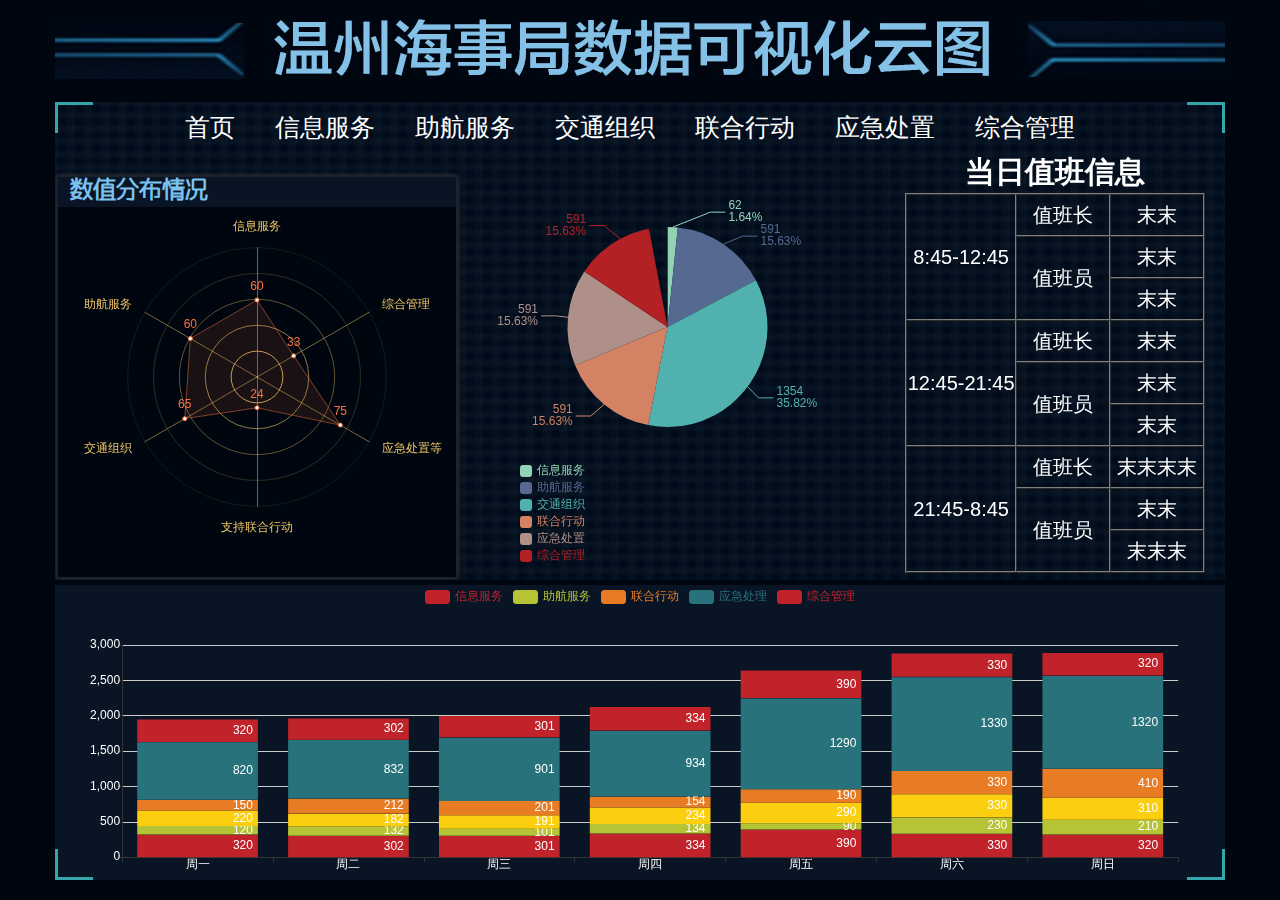
<file: index.html>
<!DOCTYPE html>
<html lang="en">
<head>
    <meta charset="UTF-8">
    <title>Title</title>
    <link rel="stylesheet" href="css/hsj.css">
    <script src="js/echarts.min.js"></script>
    <script src="js/jquery.js"></script>

</head>
<body>
    <div class="header"></div>
    <div class="row">
        <div class="col2">
            <div class="mod1">
                <div class="bg_left"></div>
                <div class="bg_right"></div>
                <div class="md1">
                    <a href="#" onclick="shouye()"><span>首页</span></a>
                    <a href="#" onclick="xinxifuwu()"><span>信息服务</span></a>
                    <a href="#" onclick="zhuhangfuwu()"><span>助航服务</span></a>
                    <a href="#" onclick="jiaotongzuz()"><span>交通组织</span></a>
                    <a href="#" onclick="zhichilianhexingdong()"><span>联合行动</span></a>
                    <a href="#" onclick="yingjichuzhideng()"><span>应急处置</span></a>
                    <a href="#" onclick="zongheguanli()"><span>综合管理</span></a>
                </div>
                <div class="md2" id="leidatu">
                    <div  class="tit font3">数值分布情况</div>
                    <div id="top_left" class="m1"></div>
                </div>
                <div class="md5" id="bingtu">
                    <div  class="tit font3">数据可视化占比</div>
                    <div id="center_left" class="m1"></div>
                    <div id="center_center" class="m1"> </div>
                    <div id="center_right" class="m1"> </div>
                </div>
                <div class="md4" id="top_bing">
                </div>
                <div class="zhiban">
                    <table border="1" cellpadding="2" cellspacing="0">
                        <colgroup ><b style=" font-size: 30px; ">当日值班信息</b></colgroup>
                        <tr>
                            <td  rowspan="3">8:45-12:45</td>
                            <td>值班长</td>      <td>末末</td>

                        </tr>
                        <tr>

                            <td rowspan="2">值班员</td>
                            <td>末末</td>

                        </tr>
                        <tr>

                            <td>末末</td>

                        </tr>
                        <tr>
                            <td  rowspan="3">12:45-21:45</td>
                            <td>值班长</td>      <td>末末</td>

                        </tr>
                        <tr>

                            <td rowspan="2">值班员</td>
                            <td>末末</td>

                        </tr>
                        <tr>

                            <td>末末</td>

                        </tr><tr>
                        <td rowspan="3"> 21:45-8:45</td>
                        <td>值班长</td>      <td>末末末末</td>

                    </tr>
                        <tr>

                            <td rowspan="2">值班员</td>
                            <td>末末</td>

                        </tr>
                        <tr>

                            <td>末末末</td>

                        </tr>

                    </table>
                </div>
            </div>
            <div class="mod2">
                <div class="bg_left"></div>
                <div class="bg_right"></div>
                <div id="bottom" class="md1"></div>
            </div>
        </div>
    </div>
    <script type="text/javascript" src="js/hsj.js"></script>
</body>
</html>
</file>
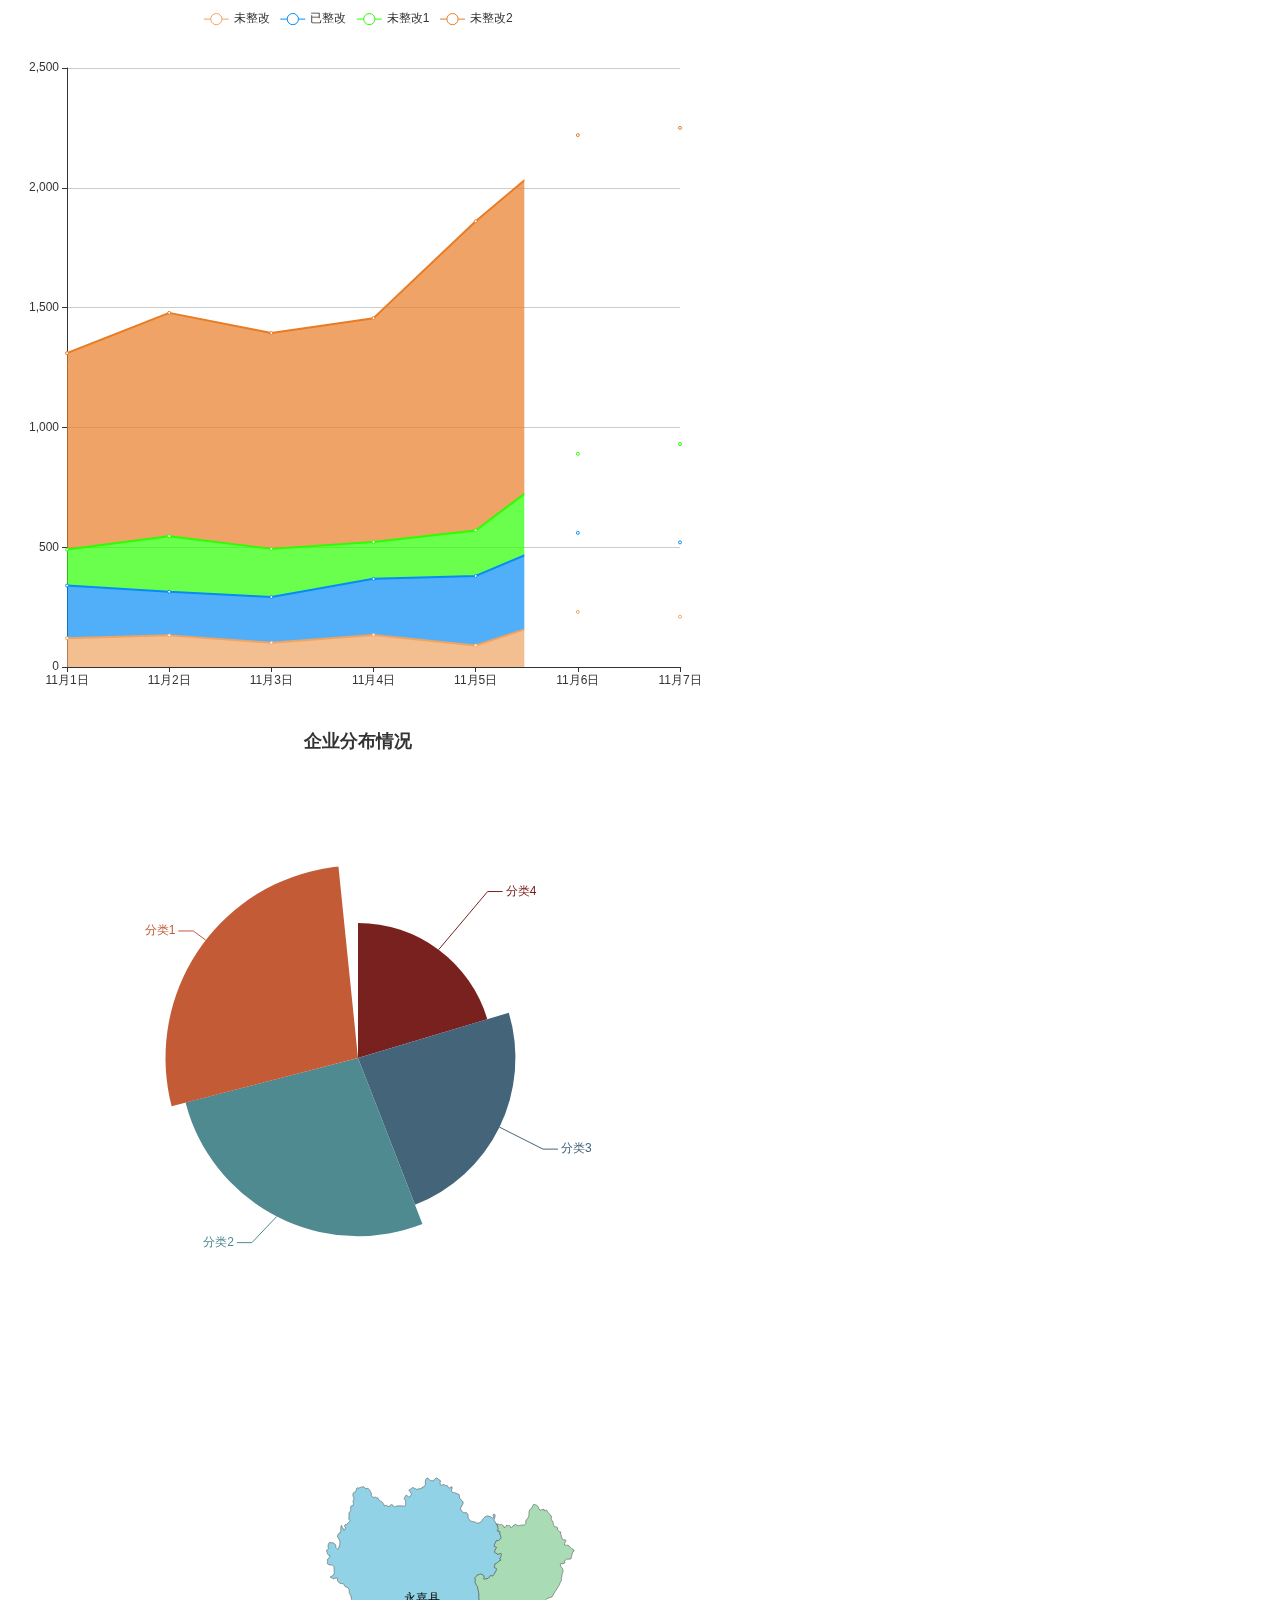
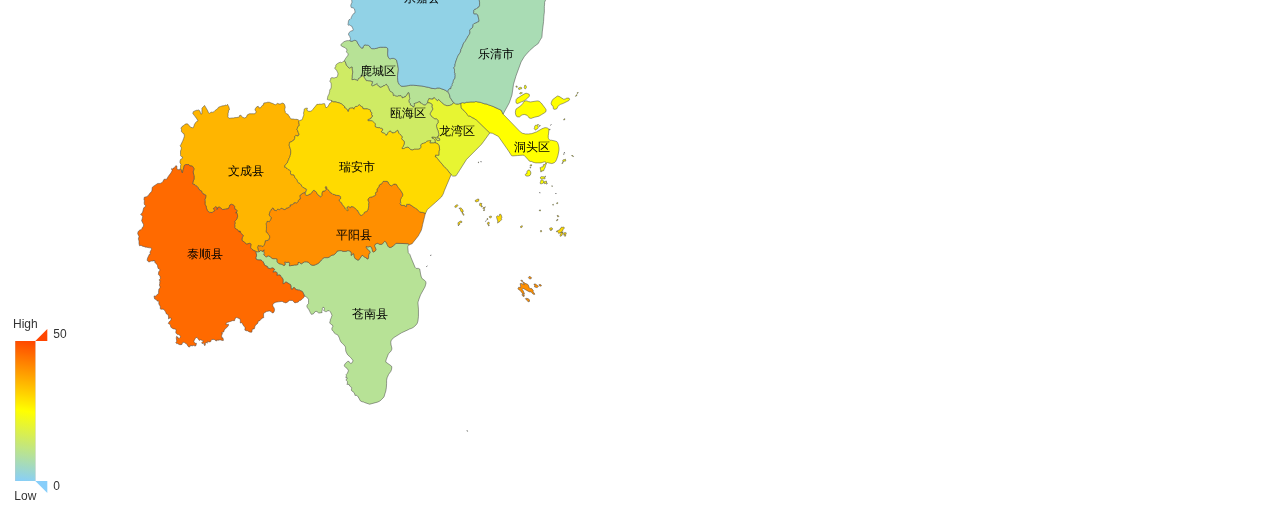
<file: Class_diagram_integration.html>
<!DOCTYPE html>
<html lang="en">
<head>
    <meta charset="UTF-8">
    <title>Title</title>
</head>
        <script src="js/echarts.min.js"></script>
        <script src="js/jquery.js"></script>
<style>
    #zhexiantu,#bingtu,#ditu{
        height: 700px;
        width: 700px;
    }
</style>
<body>

<div id="zhexiantu" ></div>
<div id="bingtu" ></div>
<div id="ditu"></div>
<script>
    function zhexiantu() {
        var zhexiantu=echarts.init(document.getElementById('zhexiantu'));
        var time1=['11月1日','11月2日','11月3日','11月4日','11月5日','11月6日','11月7日'];
        var wzg1,wzg2,wzg3,wzg4;
        wzg1=[120, 132, 101, 134, 90, 230, 210];
        wzg2=[220, 182, 191, 234, 290, 330, 310];
        wzg3=[150, 232, 201, 154, 190, 330, 410];
        wzg4=[820, 932, 901, 934, 1290, 1330, 1320];
        option = {
            tooltip : {
                trigger: 'axis'
            },
            legend: {
                data:['未整改','已整改','未整改1','未整改2']
            },
            grid: {
                left: '3%',
                right: '4%',
                bottom: '3%',
                containLabel: true
            },
            xAxis : [
                {
                    type : 'category',
                    boundaryGap : false,
                    data : time1
                }
            ],
            yAxis : [
                {
                    type : 'value'
                }
            ],
            series : [
                {
                    name:'未整改',
                    type:'line',
                    stack: '总量',
                    areaStyle: {normal: {}},
                    itemStyle: {
                        normal: {
                            color: '#f0a461'
                        }
                    },
                    data:wzg1
                },
                {
                    name:'已整改',
                    type:'line',
                    stack: '总量',
                    areaStyle: {normal: {}},
                    itemStyle: {
                        normal: {
                            color: '#068df5'
                        }
                    },
                    data:wzg2
                },
                {
                    name:'未整改1',
                    type:'line',
                    stack: '总量',
                    areaStyle: {normal: {}},
                    itemStyle: {
                        normal: {
                            color: '#2aff00'
                        }
                    },
                    data:wzg3
                },
                {
                    name:'未整改2',
                    type:'line',
                    stack: '总量',
                    areaStyle: {normal: {}},
                    itemStyle: {
                        normal: {
                            color: '#E87C25'
                        }
                    },
                    data:wzg4
                },
            ]
        };

        zhexiantu.setOption(option);
    }
    function bingtu() {
        var bingtu=echarts.init(document.getElementById('bingtu'));
        var shuju=[335,310,274,235];
        var fenlei=['分类1','分类2','分类3','分类4'];
        var tianjianamehou=shuju.map(function (value,key) {
            return {value:value,name:fenlei[key]}
        });
        option = {
            title: {
                text: '企业分布情况',
                left: 'center',
                top: 20,
            },
            tooltip : {
                trigger: 'item',
                formatter: "{a} <br/>{b} : {c} ({d}%)"
            },
            visualMap: {
                show: false,
                min: 80,
                max: 600,
                inRange: {
                    colorLightness: [0, 1]
                }
            },
            series : [
                {
                    name:'访问来源',
                    type:'pie',
                    radius : '55%',
                    center: ['50%', '50%'],
                    data:tianjianamehou.sort(function (a, b) { return a.value - b.value}),
                    roseType: 'angle',
                }
            ]
        };
        bingtu.setOption(option);
    }
    function ditu() {
        var myChart=echarts.init(document.getElementById('ditu'));
        myChart.showLoading();

        $.get('geoJson/wenzhou.json', function (geoJson) {

            myChart.hideLoading();

            echarts.registerMap('wenzhou', geoJson);

            myChart.setOption(option = {
                visualMap: {
                    min: 0,
                    max: 50,
                    text:['High','Low'],
                    realtime: false,
                    calculable: true,
                    inRange: {
                        color: ['lightskyblue','yellow', 'orangered']
                    }
                },
                series: [
                    {
                        name: '统计各县市区填写的企业总数',
                        type: 'map',
                        mapType: 'wenzhou', // 自定义扩展图表类型
                        itemStyle:{
                            normal:{label:{show:true}},
                            emphasis:{label:{show:true}}
                        },
                        data:[
                            {name: '永嘉县', value: 2},
                            {name: '乐清市', value: 7},
                            {name: '鹿城区', value: 10},
                            {name: '瓯海区', value: 15},
                            {name: '龙湾区', value: 20},
                            {name: '洞头区', value: 25},
                            {name: '瑞安市', value: 30},
                            {name: '文成县', value: 35},
                            {name: '平阳县', value: 40},
                            {name: '泰顺县', value: 45},
                            {name: '苍南县', value: 10},
                        ],
                    }
                ]
            });
        });
    }

    bingtu();
    zhexiantu();
    ditu();
</script>
</body>
</html>
</file>
<file: css/hsj.css>
* {padding: 0px;}
body {font-family: ΢���ź�,Arial Narrow,arial,serif; font-size:12px; color:#000000;margin: 0 auto; padding: 0px; background:#000610;  min-width: 1170px; max-width: 1170px;}
div,dl,dt,dd,ul,ol,li,h1,h2,h3,h4,h5,h6,pre,form,fieldset,input,textarea,blockquote{margin: 0px; padding: 0px;}
ul,li {list-style-type: none;}
img {border: 0px;}
a{ color:#333333; font-size:12px;text-decoration: none;}
a:hover{ color:#9d0b0f;}
.header{ width: 100%; height: 102px; background: url(../images/hsj_header.jpg) center repeat-y;}
@font-face {
    font-family:lxksf;
    src:url('../font/lxksf.TTF');
}
@font-face {
    font-family:led;
    src:url('../font/led.TTF');
}
@font-face {
    font-family:dianhei;
    src:url('../font/dianhei.TTF');
}
.font1{ font-family:'lxksf';}
.font2{ font-family:'led';}
.font3{font-family: 'dianhei';}
.size1{line-height:58px;color: #fff; font-size: 48px;}
.size2{line-height:58px;color: #ff0000; font-size: 48px;}

.col1{width: 29%; float: left; position: relative;}
.col2{width: 100%; float: left; position: relative; }
.col3{width: 29%; float: left; position: relative;}

.col2 .mod1{ width: 100%; height: auto; background: url(../images/bg_wg.jpg); position: relative;overflow:hidden;}
.col2 .mod1 .bg_left{ width: 35px; height: 28px; position:absolute; border-left:3px solid #35a6aa; border-top:3px solid #35a6aa; left: 0; top: 0;}
.col2 .mod1 .bg_right{  width: 35px; height: 28px; position:absolute; border-right:3px solid #35a6aa; border-top:3px solid #35a6aa; right: 0; top: 0;}
.col2 .mod1 .md1{ width: 100%;margin-left: 90px;}
.col2 .mod1 .md1 span{ float: left; margin-left: 40px; line-height: 50px; color: #fff; text-align: center; font-size: 25px;}
.col2 .mod1 .md2{position: relative;float: left; width: 34%; height: auto; margin:25px 50% 3px 3px; background:#000610; -moz-box-shadow:3px 3px 3px #1D242E, -3px -3px 3px #1D242E, 3px -3px 3px #1D242E, -3px 3px 3px #1D242E; -webkit-box-shadow:3px 3px 3px #1D242E, -3px -3px 3px #1D242E, 3px -3px 3px #1D242E, -3px 3px 3px #1D242E; box-shadow:3px 3px 3px #1D242E, -3px -3px 3px #1D242E, 3px -3px 3px #1D242E, -3px 3px 3px #1D242E;}
.col2 .mod1 .md2 .tit{position: absolute; top: 0; left: 0; width: 100%; height:30px; color: #7bc2f0; line-height: 30px; font-size: 23px; font-weight: bold; background: #091525; text-indent: 12px;}
.col2 .mod1 .md2 .m1{float: left; width: 100%; height:400px; }
.col2 .mod1 .md3{ float: left; width: 49%; height: 196px; margin:8px 50% 3px 3px;background:#000610; -moz-box-shadow:3px 3px 3px #1D242E, -3px -3px 3px #1D242E, 3px -3px 3px #1D242E, -3px 3px 3px #1D242E; -webkit-box-shadow:3px 3px 3px #1D242E, -3px -3px 3px #1D242E, 3px -3px 3px #1D242E, -3px 3px 3px #1D242E; box-shadow:3px 3px 3px #1D242E, -3px -3px 3px #1D242E, 3px -3px 3px #1D242E, -3px 3px 3px #1D242E;}
.col2 .mod1 .md3 table{ margin-top: 20px;width: 100%;}
.col2 .mod1 .md3 table td{ width: 125px; height:30px; color: #fff; font-size: 16px; text-align: center;}
.col2 .mod1 .md3 table td div{ width: 50px; height:20px; text-align: center;margin:0 auto; border-radius: 5px;}
.col2 .mod1 .md4{position:absolute; top: 65px;left:320px; right: 0; width: 50%; height: 400px;}
.col2 .mod1 .md5{position: relative;float: left; width: 49%; height: auto; margin:25px 50% 3px 3px; background:#000610; -moz-box-shadow:3px 3px 3px #1D242E, -3px -3px 3px #1D242E, 3px -3px 3px #1D242E, -3px 3px 3px #1D242E; -webkit-box-shadow:3px 3px 3px #1D242E, -3px -3px 3px #1D242E, 3px -3px 3px #1D242E, -3px 3px 3px #1D242E; box-shadow:3px 3px 3px #1D242E, -3px -3px 3px #1D242E, 3px -3px 3px #1D242E, -3px 3px 3px #1D242E;}
.col2 .mod1 .md5 .tit{position: absolute; top: 0; left: 0; width: 100%; height:30px; color: #7bc2f0; line-height: 30px; font-size: 23px; font-weight: bold; background: #091525; text-indent: 12px;}
.col2 .mod1 .md5 .m1{float: left; width: 191px; height:400px; }

.col2 .mod2{width: 100%; height: auto; position: relative; margin-top: 5px;background: #091525;}
.col2 .mod2 .bg_left{ width: 35px; height: 28px; position:absolute; border-left:3px solid #35a6aa; border-bottom:3px solid #35a6aa; left: 0; bottom: 0;}
.col2 .mod2 .bg_right{  width: 35px; height: 28px; position:absolute; border-right:3px solid #35a6aa; border-bottom:3px solid #35a6aa; right: 0; bottom: 0;}
.col2 .mod2 .md1{width: 100%; height: 295px;}
.zhiban{  position: absolute; overflow:hidden;  top:50px;  left: 850px;  width: 300px;  color: #fff;  font-size: 20px;  text-align: center;  }
.zhiban table colgroup{font-size: 20px}
.zhiban table tr td{  height: 40px;  width:150px;  }
</file>
